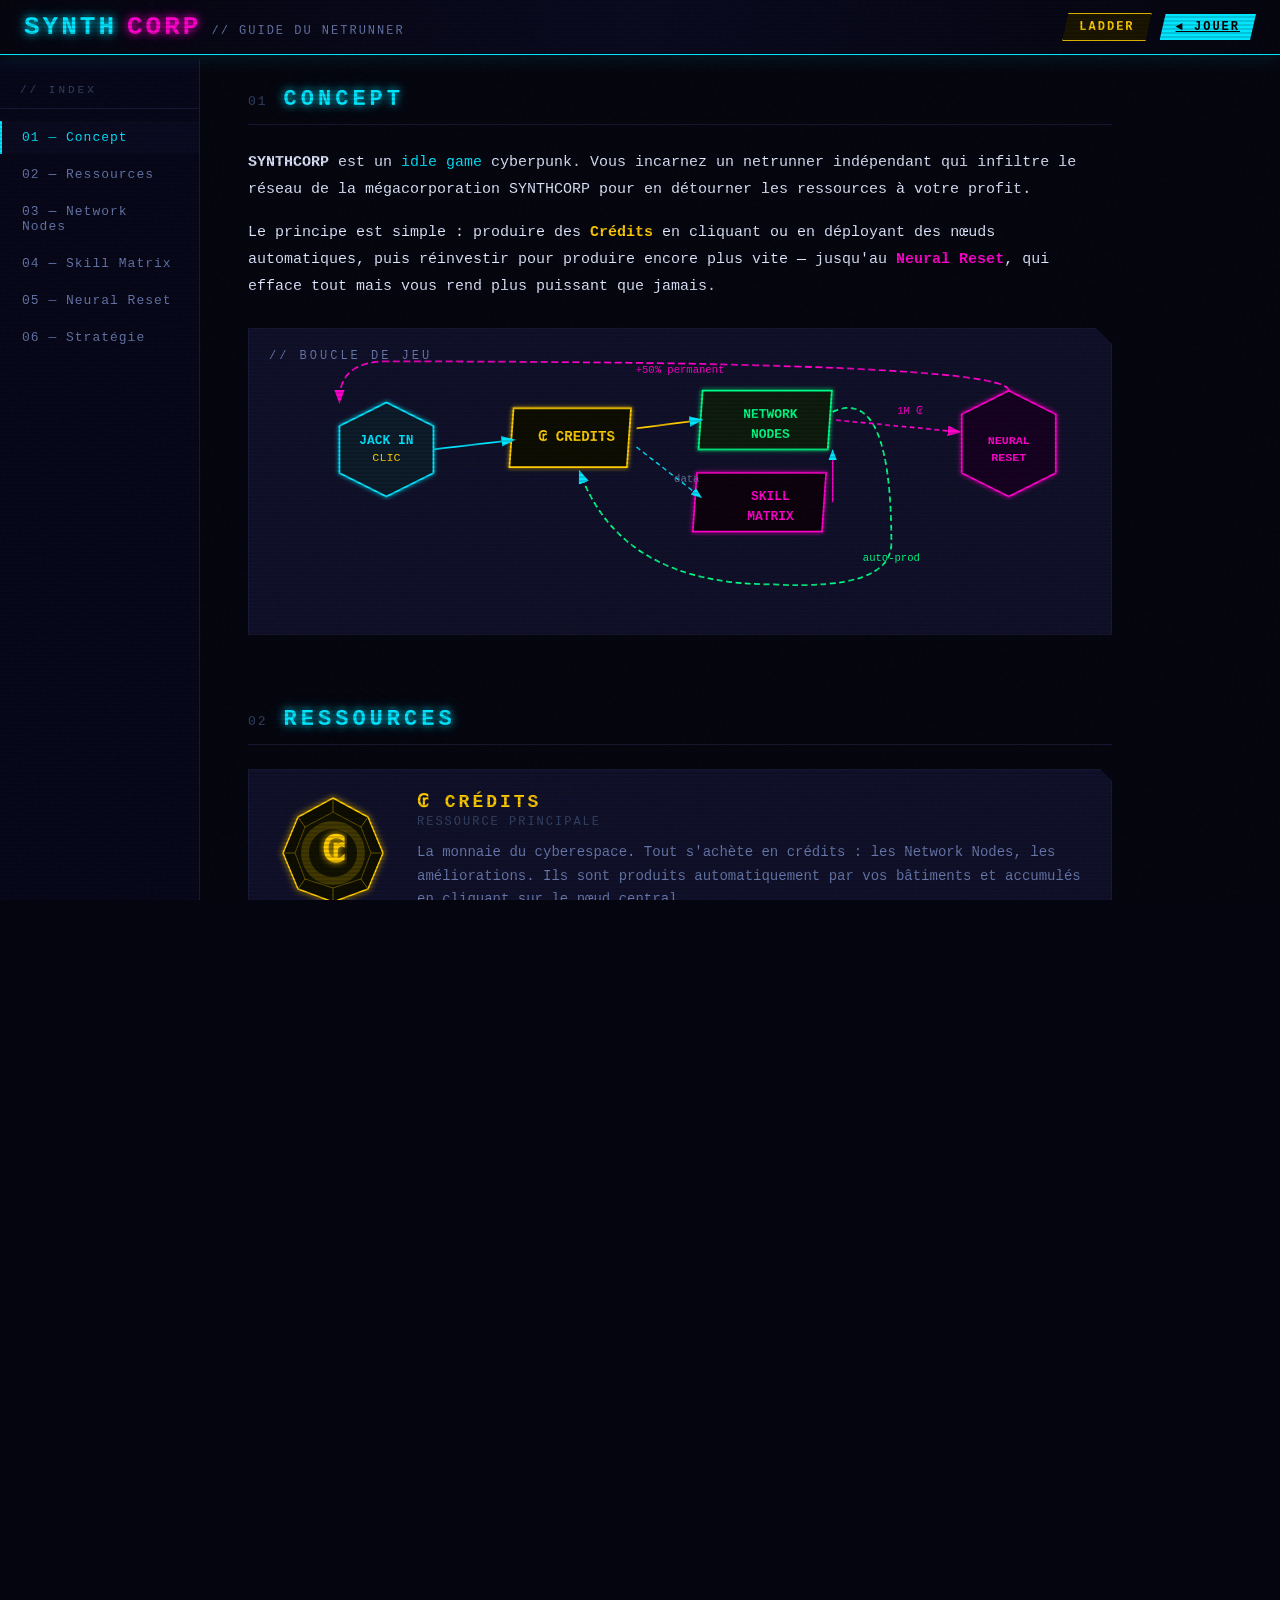
<file: guide.html>
<!DOCTYPE html>
<html lang="fr">
<head>
  <meta charset="UTF-8">
  <meta name="viewport" content="width=device-width, initial-scale=1.0">
  <title>SYNTHCORP // GUIDE</title>
  <link rel="stylesheet" href="style.css">
  <link rel="stylesheet" href="guide.css">
</head>
<body>
  <div class="scanlines"></div>
  <div class="noise"></div>

  <header class="hud-header">
    <div class="logo">
      <span class="logo-synth">SYNTH</span><span class="logo-corp">CORP</span>
      <span class="logo-sub">// GUIDE DU NETRUNNER</span>
    </div>
    <div class="header-right">
      <a class="btn-ladder" href="leaderboard.html">LADDER</a>
      <a class="btn-save" href="index.html">◄ JOUER</a>
    </div>
  </header>

  <div class="guide-layout">

    <!-- NAV LATÉRALE -->
    <nav class="guide-nav">
      <div class="nav-title">// INDEX</div>
      <a href="#concept"   class="nav-link">01 — Concept</a>
      <a href="#resources" class="nav-link">02 — Ressources</a>
      <a href="#buildings" class="nav-link">03 — Network Nodes</a>
      <a href="#skills"    class="nav-link">04 — Skill Matrix</a>
      <a href="#prestige"  class="nav-link">05 — Neural Reset</a>
      <a href="#tips"      class="nav-link">06 — Stratégie</a>
    </nav>

    <!-- CONTENU -->
    <main class="guide-content">

      <!-- ══ 01 CONCEPT ══════════════════════════════ -->
      <section id="concept" class="guide-section">
        <div class="section-header">
          <span class="section-num">01</span>
          <h2 class="section-title">CONCEPT</h2>
        </div>

        <p class="guide-text">
          <strong>SYNTHCORP</strong> est un <em>idle game</em> cyberpunk. Vous incarnez un netrunner
          indépendant qui infiltre le réseau de la mégacorporation SYNTHCORP pour en détourner
          les ressources à votre profit.
        </p>
        <p class="guide-text">
          Le principe est simple : produire des <span class="hl-yellow">Crédits</span> en cliquant
          ou en déployant des nœuds automatiques, puis réinvestir pour produire encore plus vite —
          jusqu'au <span class="hl-magenta">Neural Reset</span>, qui efface tout mais vous rend
          plus puissant que jamais.
        </p>

        <!-- DIAGRAMME BOUCLE DE JEU -->
        <div class="diagram-wrap">
          <div class="diagram-title">// BOUCLE DE JEU</div>
          <svg class="loop-diagram" viewBox="0 0 700 200" xmlns="http://www.w3.org/2000/svg">
            <defs>
              <marker id="arr" markerWidth="8" markerHeight="8" refX="6" refY="3" orient="auto">
                <path d="M0,0 L0,6 L8,3 z" fill="#00e5ff"/>
              </marker>
              <marker id="arr-m" markerWidth="8" markerHeight="8" refX="6" refY="3" orient="auto">
                <path d="M0,0 L0,6 L8,3 z" fill="#ff00cc"/>
              </marker>
              <filter id="glow-c"><feGaussianBlur stdDeviation="2" result="b"/><feMerge><feMergeNode in="b"/><feMergeNode in="SourceGraphic"/></feMerge></filter>
              <filter id="glow-m"><feGaussianBlur stdDeviation="2" result="b"/><feMerge><feMergeNode in="b"/><feMergeNode in="SourceGraphic"/></feMerge></filter>
            </defs>
            <!-- Nodes -->
            <g filter="url(#glow-c)">
              <!-- CLICK -->
              <polygon points="60,40 100,20 140,40 140,80 100,100 60,80" fill="#0a1a2a" stroke="#00e5ff" stroke-width="1.5"/>
              <text x="100" y="55" text-anchor="middle" fill="#00e5ff" font-family="Courier New" font-size="11" font-weight="bold">JACK IN</text>
              <text x="100" y="70" text-anchor="middle" fill="#ffcc00" font-family="Courier New" font-size="10">CLIC</text>

              <!-- CREDITS -->
              <rect x="210" y="25" width="100" height="50" rx="0" fill="#0a1000" stroke="#ffcc00" stroke-width="1.5"
                    transform="skewX(-4)"/>
              <text x="262" y="53" text-anchor="middle" fill="#ffcc00" font-family="Courier New" font-size="12" font-weight="bold">₢ CREDITS</text>

              <!-- BUILDINGS -->
              <rect x="370" y="10" width="110" height="50" rx="0" fill="#0a1a0a" stroke="#00ff88" stroke-width="1.5"
                    transform="skewX(-4)"/>
              <text x="427" y="33" text-anchor="middle" fill="#00ff88" font-family="Courier New" font-size="11" font-weight="bold">NETWORK</text>
              <text x="427" y="50" text-anchor="middle" fill="#00ff88" font-family="Courier New" font-size="11" font-weight="bold">NODES</text>

              <!-- SKILLS -->
              <rect x="370" y="80" width="110" height="50" rx="0" fill="#0a000a" stroke="#ff00cc" stroke-width="1.5"
                    transform="skewX(-4)"/>
              <text x="427" y="103" text-anchor="middle" fill="#ff00cc" font-family="Courier New" font-size="11" font-weight="bold">SKILL</text>
              <text x="427" y="120" text-anchor="middle" fill="#ff00cc" font-family="Courier New" font-size="11" font-weight="bold">MATRIX</text>

              <!-- PRESTIGE -->
              <polygon points="590,30 630,10 670,30 670,80 630,100 590,80" fill="#150520" stroke="#ff00cc" stroke-width="1.5"/>
              <text x="630" y="55" text-anchor="middle" fill="#ff00cc" font-family="Courier New" font-size="10" font-weight="bold">NEURAL</text>
              <text x="630" y="70" text-anchor="middle" fill="#ff00cc" font-family="Courier New" font-size="10" font-weight="bold">RESET</text>
            </g>

            <!-- Flèches -->
            <!-- Click → Credits -->
            <line x1="140" y1="60" x2="207" y2="52" stroke="#00e5ff" stroke-width="1.5" marker-end="url(#arr)"/>
            <!-- Credits → Buildings -->
            <line x1="313" y1="42" x2="367" y2="35" stroke="#ffcc00" stroke-width="1.5" marker-end="url(#arr)"/>
            <!-- Buildings → Credits (loop) -->
            <path d="M480,28 Q530,5 530,140 Q530,180 430,175 Q300,175 265,80" fill="none" stroke="#00ff88" stroke-width="1.5" stroke-dasharray="5,3" marker-end="url(#arr)"/>
            <text x="530" y="155" text-anchor="middle" fill="#00ff88" font-family="Courier New" font-size="9">auto-prod</text>
            <!-- Credits → Skills (data) -->
            <line x1="313" y1="58" x2="367" y2="100" stroke="#00e5ff" stroke-width="1.2" stroke-dasharray="4,3" marker-end="url(#arr)"/>
            <text x="345" y="88" fill="#6677aa" font-family="Courier New" font-size="9">data</text>
            <!-- Skills → Buildings (boost) -->
            <line x1="480" y1="105" x2="480" y2="62" stroke="#ff00cc" stroke-width="1.2" marker-end="url(#arr)"/>
            <!-- Buildings+Credits → Prestige -->
            <line x1="483" y1="35" x2="587" y2="45" stroke="#ff00cc" stroke-width="1.5" stroke-dasharray="4,3" marker-end="url(#arr-m)"/>
            <text x="535" y="30" fill="#ff00cc" font-family="Courier New" font-size="9">1M ₢</text>
            <!-- Prestige → tout (retour en haut) -->
            <path d="M630,10 Q630,-15 100,-15 Q60,-15 60,18" fill="none" stroke="#ff00cc" stroke-width="1.5" stroke-dasharray="6,3" marker-end="url(#arr-m)"/>
            <text x="350" y="-5" text-anchor="middle" fill="#ff00cc" font-family="Courier New" font-size="9">+50% permanent</text>
          </svg>
        </div>
      </section>

      <!-- ══ 02 RESSOURCES ═══════════════════════════ -->
      <section id="resources" class="guide-section">
        <div class="section-header">
          <span class="section-num">02</span>
          <h2 class="section-title">RESSOURCES</h2>
        </div>

        <div class="resource-cards">

          <!-- CREDITS -->
          <div class="res-card">
            <div class="res-illustration credits-illus">
              <svg viewBox="0 0 120 120" xmlns="http://www.w3.org/2000/svg">
                <defs>
                  <filter id="gc"><feGaussianBlur stdDeviation="3" result="b"/><feMerge><feMergeNode in="b"/><feMergeNode in="SourceGraphic"/></feMerge></filter>
                </defs>
                <polygon points="60,8 95,27 110,63 95,99 60,112 25,99 10,63 25,27" fill="#0a0a00" stroke="#ffcc00" stroke-width="1.5" filter="url(#gc)"/>
                <polygon points="60,22 88,37 98,63 88,89 60,98 32,89 22,63 32,37" fill="#111100" stroke="#ffcc0055" stroke-width="1"/>
                <text x="60" y="72" text-anchor="middle" fill="#ffcc00" font-family="Courier New" font-size="36" font-weight="bold" filter="url(#gc)">₢</text>
                <circle cx="60" cy="63" r="28" fill="none" stroke="#ffcc0033" stroke-width="8"/>
                <line x1="60" y1="8" x2="60" y2="22" stroke="#ffcc0066" stroke-width="1"/>
                <line x1="95" y1="27" x2="88" y2="37" stroke="#ffcc0066" stroke-width="1"/>
                <line x1="110" y1="63" x2="98" y2="63" stroke="#ffcc0066" stroke-width="1"/>
                <line x1="95" y1="99" x2="88" y2="89" stroke="#ffcc0066" stroke-width="1"/>
                <line x1="60" y1="112" x2="60" y2="98" stroke="#ffcc0066" stroke-width="1"/>
                <line x1="25" y1="99" x2="32" y2="89" stroke="#ffcc0066" stroke-width="1"/>
                <line x1="10" y1="63" x2="22" y2="63" stroke="#ffcc0066" stroke-width="1"/>
                <line x1="25" y1="27" x2="32" y2="37" stroke="#ffcc0066" stroke-width="1"/>
              </svg>
            </div>
            <div class="res-info">
              <div class="res-name" style="color:var(--yellow)">₢ CRÉDITS</div>
              <div class="res-role">Ressource principale</div>
              <p class="res-desc">
                La monnaie du cyberespace. Tout s'achète en crédits : les Network Nodes,
                les améliorations. Ils sont produits automatiquement par vos bâtiments
                et accumulés en cliquant sur le nœud central.
              </p>
              <div class="res-sources">
                <span class="source-tag">Clic manuel</span>
                <span class="source-tag">Auto-click</span>
                <span class="source-tag">Network Nodes</span>
              </div>
            </div>
          </div>

          <!-- DATA -->
          <div class="res-card">
            <div class="res-illustration data-illus">
              <svg viewBox="0 0 120 120" xmlns="http://www.w3.org/2000/svg">
                <defs>
                  <filter id="gd"><feGaussianBlur stdDeviation="3" result="b"/><feMerge><feMergeNode in="b"/><feMergeNode in="SourceGraphic"/></feMerge></filter>
                </defs>
                <!-- Circuit board pattern -->
                <rect x="10" y="10" width="100" height="100" fill="#00080a" stroke="#00e5ff" stroke-width="1.5" filter="url(#gd)"/>
                <!-- Grid lines -->
                <line x1="10" y1="35" x2="110" y2="35" stroke="#00e5ff22" stroke-width="1"/>
                <line x1="10" y1="60" x2="110" y2="60" stroke="#00e5ff22" stroke-width="1"/>
                <line x1="10" y1="85" x2="110" y2="85" stroke="#00e5ff22" stroke-width="1"/>
                <line x1="35" y1="10" x2="35" y2="110" stroke="#00e5ff22" stroke-width="1"/>
                <line x1="60" y1="10" x2="60" y2="110" stroke="#00e5ff22" stroke-width="1"/>
                <line x1="85" y1="10" x2="85" y2="110" stroke="#00e5ff22" stroke-width="1"/>
                <!-- Circuit traces -->
                <polyline points="20,60 35,60 35,35 60,35" fill="none" stroke="#00e5ff" stroke-width="1.5"/>
                <polyline points="60,35 85,35 85,60 110,60" fill="none" stroke="#00e5ff" stroke-width="1.5"/>
                <polyline points="35,85 60,85 60,60 85,60" fill="none" stroke="#00e5ff66" stroke-width="1.5"/>
                <!-- Nodes on circuit -->
                <circle cx="35" cy="60" r="4" fill="#00e5ff" filter="url(#gd)"/>
                <circle cx="85" cy="60" r="4" fill="#00e5ff" filter="url(#gd)"/>
                <circle cx="60" cy="35" r="4" fill="#00e5ff" filter="url(#gd)"/>
                <circle cx="60" cy="85" r="3" fill="#00e5ff88"/>
                <!-- Central diamond -->
                <polygon points="60,48 72,60 60,72 48,60" fill="#00e5ff" filter="url(#gd)" opacity="0.9"/>
                <polygon points="60,53 67,60 60,67 53,60" fill="#00080a"/>
                <text x="60" y="64" text-anchor="middle" fill="#00e5ff" font-family="Courier New" font-size="10" font-weight="bold">◈</text>
              </svg>
            </div>
            <div class="res-info">
              <div class="res-name" style="color:var(--cyan)">◈ DATA</div>
              <div class="res-role">Ressource de progression</div>
              <p class="res-desc">
                Flux de données brutes capturées sur le réseau. Utilisée exclusivement
                pour débloquer et acquérir des compétences dans la <strong>Skill Matrix</strong>.
                Elle s'accumule automatiquement dès que vous possédez des Data Shards ou supérieurs.
              </p>
              <div class="res-sources">
                <span class="source-tag" style="border-color:var(--cyan);color:var(--cyan)">Data Shard</span>
                <span class="source-tag" style="border-color:var(--cyan);color:var(--cyan)">Crypto Rig</span>
                <span class="source-tag" style="border-color:var(--cyan);color:var(--cyan)">Neural Cluster +</span>
              </div>
            </div>
          </div>

          <!-- ENERGY -->
          <div class="res-card">
            <div class="res-illustration energy-illus">
              <svg viewBox="0 0 120 120" xmlns="http://www.w3.org/2000/svg">
                <defs>
                  <filter id="ge"><feGaussianBlur stdDeviation="4" result="b"/><feMerge><feMergeNode in="b"/><feMergeNode in="SourceGraphic"/></feMerge></filter>
                  <linearGradient id="eg" x1="0" y1="0" x2="0" y2="1">
                    <stop offset="0%" stop-color="#00ff88" stop-opacity="0.9"/>
                    <stop offset="100%" stop-color="#00ff88" stop-opacity="0.2"/>
                  </linearGradient>
                </defs>
                <!-- Outer ring -->
                <circle cx="60" cy="60" r="50" fill="#000a05" stroke="#00ff88" stroke-width="1.5" filter="url(#ge)"/>
                <circle cx="60" cy="60" r="42" fill="none" stroke="#00ff8833" stroke-width="8"/>
                <!-- Progress arc (75%) -->
                <circle cx="60" cy="60" r="42" fill="none" stroke="#00ff88" stroke-width="4"
                        stroke-dasharray="197 66" stroke-dashoffset="33" stroke-linecap="round" filter="url(#ge)"/>
                <!-- Inner circle -->
                <circle cx="60" cy="60" r="28" fill="#00150a" stroke="#00ff8855" stroke-width="1"/>
                <!-- Lightning bolt -->
                <polygon points="67,20 50,65 63,65 53,100 80,52 65,52" fill="url(#eg)" filter="url(#ge)"/>
                <!-- Tick marks -->
                <line x1="60" y1="10" x2="60" y2="18" stroke="#00ff88" stroke-width="2"/>
                <line x1="110" y1="60" x2="102" y2="60" stroke="#00ff88" stroke-width="2"/>
                <line x1="10" y1="60" x2="18" y2="60" stroke="#00ff88" stroke-width="2"/>
              </svg>
            </div>
            <div class="res-info">
              <div class="res-name" style="color:var(--green)">⚡ ÉNERGIE</div>
              <div class="res-role">Ressource de puissance</div>
              <p class="res-desc">
                L'électricité détournée des grilles corporatives alimente votre infrastructure.
                L'énergie est produite par les Power Cells et nœuds avancés. Elle représente
                votre emprise sur le réseau physique — un indicateur de votre progression.
              </p>
              <div class="res-sources">
                <span class="source-tag" style="border-color:var(--green);color:var(--green)">Power Cell</span>
                <span class="source-tag" style="border-color:var(--green);color:var(--green)">Crypto Rig +</span>
                <span class="source-tag" style="border-color:var(--green);color:var(--green)">Skill TECH</span>
              </div>
            </div>
          </div>

          <!-- SYNAPTIC CORES -->
          <div class="res-card">
            <div class="res-illustration synapse-illus">
              <svg viewBox="0 0 120 120" xmlns="http://www.w3.org/2000/svg">
                <defs>
                  <filter id="gm"><feGaussianBlur stdDeviation="4" result="b"/><feMerge><feMergeNode in="b"/><feMergeNode in="SourceGraphic"/></feMerge></filter>
                  <radialGradient id="mg" cx="50%" cy="50%">
                    <stop offset="0%" stop-color="#ff00cc" stop-opacity="0.4"/>
                    <stop offset="100%" stop-color="#ff00cc" stop-opacity="0"/>
                  </radialGradient>
                </defs>
                <!-- Aura -->
                <circle cx="60" cy="60" r="52" fill="url(#mg)"/>
                <!-- Outer geometric ring -->
                <polygon points="60,5 108,32.5 108,87.5 60,115 12,87.5 12,32.5" fill="none" stroke="#ff00cc" stroke-width="1.5" filter="url(#gm)"/>
                <polygon points="60,16 97,37 97,83 60,104 23,83 23,37" fill="#100010" stroke="#ff00cc55" stroke-width="1"/>
                <!-- Inner star -->
                <polygon points="60,28 67,52 92,52 72,67 79,91 60,76 41,91 48,67 28,52 53,52" fill="#ff00cc" filter="url(#gm)" opacity="0.85"/>
                <polygon points="60,38 64,51 78,51 67,59 71,72 60,64 49,72 53,59 42,51 56,51" fill="#100010"/>
                <!-- Central dot -->
                <circle cx="60" cy="60" r="6" fill="#ff00cc" filter="url(#gm)"/>
                <!-- Orbiting dots -->
                <circle cx="60" cy="22" r="3" fill="#ff00cc88"/>
                <circle cx="93" cy="80" r="3" fill="#ff00cc88"/>
                <circle cx="27" cy="80" r="3" fill="#ff00cc88"/>
              </svg>
            </div>
            <div class="res-info">
              <div class="res-name" style="color:var(--magenta)">◉ SYNAPTIC CORES</div>
              <div class="res-role">Ressource de prestige — PERMANENTE</div>
              <p class="res-desc">
                Des noyaux synaptiques gravés dans votre implant neural lors d'un
                <strong>Neural Reset</strong>. Contrairement aux autres ressources,
                ils ne disparaissent jamais — même après un prestige.
                Chaque Core octroie <strong style="color:var(--magenta)">+50% de production</strong>
                sur toutes les ressources, de façon permanente et cumulative.
              </p>
              <div class="res-sources">
                <span class="source-tag" style="border-color:var(--magenta);color:var(--magenta)">Neural Reset uniquement</span>
              </div>
            </div>
          </div>

        </div>
      </section>

      <!-- ══ 03 NETWORK NODES ════════════════════════ -->
      <section id="buildings" class="guide-section">
        <div class="section-header">
          <span class="section-num">03</span>
          <h2 class="section-title">NETWORK NODES</h2>
        </div>

        <p class="guide-text">
          Les Network Nodes sont des unités de production automatique que vous achetez avec des
          <span class="hl-yellow">Crédits</span>. Chaque exemplaire supplémentaire coûte
          <strong>15% de plus</strong> que le précédent — achetez-en beaucoup tôt.
        </p>

        <div class="buildings-visual">
          <!-- Tier timeline -->
          <div class="tier-timeline">
            <div class="tier-node t1">
              <div class="tier-icon" style="color:#00e5ff">⬡</div>
              <div class="tier-name">Ghost Node</div>
              <div class="tier-cost">10 ₢</div>
              <div class="tier-prod" style="color:#ffcc00">+₢</div>
            </div>
            <div class="tier-arrow">▶</div>
            <div class="tier-node t2">
              <div class="tier-icon" style="color:#00ff88">◈</div>
              <div class="tier-name">Data Shard</div>
              <div class="tier-cost">100 ₢</div>
              <div class="tier-prod" style="color:#ffcc00">+₢ <span style="color:#00e5ff">+GB</span></div>
            </div>
            <div class="tier-arrow">▶</div>
            <div class="tier-node t3">
              <div class="tier-icon" style="color:#ffcc00">⚡</div>
              <div class="tier-name">Power Cell</div>
              <div class="tier-cost">500 ₢</div>
              <div class="tier-prod" style="color:#ffcc00">+₢ <span style="color:#00e5ff">+GB</span> <span style="color:#00ff88">+⚡</span></div>
            </div>
            <div class="tier-arrow">▶</div>
            <div class="tier-node t4">
              <div class="tier-icon" style="color:#ff6600">⬡</div>
              <div class="tier-name">Crypto Rig</div>
              <div class="tier-cost">3K ₢</div>
              <div class="tier-prod" style="color:#ffcc00">+₢₢ <span style="color:#00e5ff">+GB</span></div>
            </div>
            <div class="tier-arrow">▶</div>
            <div class="tier-node t5">
              <div class="tier-icon" style="color:#aa44ff">◉</div>
              <div class="tier-name">Neural Cluster</div>
              <div class="tier-cost">20K ₢</div>
              <div class="tier-prod" style="color:#ffcc00">+₢₢₢ <span style="color:#00e5ff">++GB</span></div>
            </div>
            <div class="tier-arrow">▶</div>
            <div class="tier-node t6">
              <div class="tier-icon" style="color:#ff00cc">▣</div>
              <div class="tier-name">Corp Server</div>
              <div class="tier-cost">150K ₢</div>
              <div class="tier-prod" style="color:#ffcc00">+₢₢₢₢ <span style="color:#00e5ff">+++GB</span></div>
            </div>
            <div class="tier-arrow">▶</div>
            <div class="tier-node t7">
              <div class="tier-icon" style="color:#ff0044">★</div>
              <div class="tier-name">Quantum Nexus</div>
              <div class="tier-cost">1.2M ₢</div>
              <div class="tier-prod" style="color:#ffcc00">MAX</div>
            </div>
          </div>

          <div class="building-tip">
            <span class="tip-icon">◈</span>
            Les nœuds se <strong>débloquent progressivement</strong> selon vos crédits totaux gagnés.
            Le coût augmente de <strong>×1.15</strong> par achat — acheter en masse tôt est toujours rentable.
          </div>
        </div>
      </section>

      <!-- ══ 04 SKILL MATRIX ════════════════════════ -->
      <section id="skills" class="guide-section">
        <div class="section-header">
          <span class="section-num">04</span>
          <h2 class="section-title">SKILL MATRIX</h2>
        </div>

        <p class="guide-text">
          La Skill Matrix est votre arbre de compétences. Chaque compétence se débloque
          avec de la <span class="hl-cyan">Data</span> et amplifie votre production.
          Les compétences sont organisées en <strong>4 branches</strong>, chacune dédiée à un aspect du jeu.
          Elles doivent être débloquées <em>dans l'ordre</em> au sein d'une branche.
        </p>

        <!-- SKILL TREE VISUEL -->
        <div class="skill-tree-visual">

          <div class="branch-card" style="--bc: #00e5ff">
            <div class="branch-header" style="color:#00e5ff; border-color:#00e5ff44">
              <svg width="28" height="28" viewBox="0 0 28 28"><polygon points="14,2 26,8 26,20 14,26 2,20 2,8" fill="#001a2a" stroke="#00e5ff" stroke-width="1.5"/><text x="14" y="19" text-anchor="middle" fill="#00e5ff" font-family="Courier New" font-size="13" font-weight="bold">H</text></svg>
              HACKING
            </div>
            <div class="branch-desc">Amplifie la production de <span style="color:var(--yellow)">Crédits</span></div>
            <div class="skill-chain">
              <div class="skill-pill">⌥ Exploit 0day<br><small>+25% ₢ · 10 GB</small></div>
              <div class="chain-arrow">▼</div>
              <div class="skill-pill">⊛ Neural Tap<br><small>+50% ₢ · 60 GB</small></div>
              <div class="chain-arrow">▼</div>
              <div class="skill-pill">◈ Dark Net<br><small>×2 ₢ · 300 GB</small></div>
              <div class="chain-arrow">▼</div>
              <div class="skill-pill highlight-pill" style="border-color:#00e5ff88">⚔ Corp Breach<br><small>×4 ₢ · 1500 GB</small></div>
            </div>
          </div>

          <div class="branch-card" style="--bc: #00ff88">
            <div class="branch-header" style="color:#00ff88; border-color:#00ff8844">
              <svg width="28" height="28" viewBox="0 0 28 28"><polygon points="14,2 26,8 26,20 14,26 2,20 2,8" fill="#001a0a" stroke="#00ff88" stroke-width="1.5"/><text x="14" y="19" text-anchor="middle" fill="#00ff88" font-family="Courier New" font-size="13" font-weight="bold">T</text></svg>
              TECH
            </div>
            <div class="branch-desc">Amplifie <span style="color:var(--cyan)">Data</span> et <span style="color:var(--green)">Énergie</span></div>
            <div class="skill-chain">
              <div class="skill-pill" style="border-color:#00ff8844">⚙ Overclock<br><small>+50% GB · 20 GB</small></div>
              <div class="chain-arrow" style="color:#00ff88">▼</div>
              <div class="skill-pill" style="border-color:#00ff8444">❄ Heat Sink<br><small>+50% ⚡ · 100 GB</small></div>
              <div class="chain-arrow" style="color:#00ff88">▼</div>
              <div class="skill-pill" style="border-color:#00ff8444">∞ Quantum Loop<br><small>×2 GB+⚡ · 600 GB</small></div>
              <div class="chain-arrow" style="color:#00ff88">▼</div>
              <div class="skill-pill highlight-pill" style="border-color:#00ff8888">◉ Singularity<br><small>×2 TOUT · 3000 GB</small></div>
            </div>
          </div>

          <div class="branch-card" style="--bc: #ff00cc">
            <div class="branch-header" style="color:#ff00cc; border-color:#ff00cc44">
              <svg width="28" height="28" viewBox="0 0 28 28"><polygon points="14,2 26,8 26,20 14,26 2,20 2,8" fill="#1a0015" stroke="#ff00cc" stroke-width="1.5"/><text x="14" y="19" text-anchor="middle" fill="#ff00cc" font-family="Courier New" font-size="13" font-weight="bold">A</text></svg>
              AUGMENT
            </div>
            <div class="branch-desc">Amplifie les <span style="color:var(--yellow)">clics</span> et toute la production</div>
            <div class="skill-chain">
              <div class="skill-pill" style="border-color:#ff00cc44">✦ Chrome Hands<br><small>×3 clic · 30 GB</small></div>
              <div class="chain-arrow" style="color:#ff00cc">▼</div>
              <div class="skill-pill" style="border-color:#ff00cc44">⚡ Reflex Boost<br><small>+50% tout · 200 GB</small></div>
              <div class="chain-arrow" style="color:#ff00cc">▼</div>
              <div class="skill-pill" style="border-color:#ff00cc44">⬡ Bio-Matrix<br><small>×2 tout · 1000 GB</small></div>
              <div class="chain-arrow" style="color:#ff00cc">▼</div>
              <div class="skill-pill highlight-pill" style="border-color:#ff00cc88">★ Transcendence<br><small>×5 tout · 5000 GB</small></div>
            </div>
          </div>

          <div class="branch-card" style="--bc: #ff6600">
            <div class="branch-header" style="color:#ff6600; border-color:#ff660044">
              <svg width="28" height="28" viewBox="0 0 28 28"><polygon points="14,2 26,8 26,20 14,26 2,20 2,8" fill="#1a0a00" stroke="#ff6600" stroke-width="1.5"/><text x="14" y="19" text-anchor="middle" fill="#ff6600" font-family="Courier New" font-size="11" font-weight="bold">AU</text></svg>
              AUTOMATION
            </div>
            <div class="branch-desc">Active et améliore l'<span style="color:var(--orange)">auto-click</span></div>
            <div class="skill-chain">
              <div class="skill-pill" style="border-color:#ff660044">⟳ Auto-Script<br><small>0.5 click/s · 50 GB</small></div>
              <div class="chain-arrow" style="color:#ff6600">▼</div>
              <div class="skill-pill" style="border-color:#ff660044">⤿ Ghost Routine<br><small>+2 click/s · 300 GB</small></div>
              <div class="chain-arrow" style="color:#ff6600">▼</div>
              <div class="skill-pill" style="border-color:#ff660044">⟲ Daemon Core<br><small>+8 click/s · 1500 GB</small></div>
              <div class="chain-arrow" style="color:#ff6600">▼</div>
              <div class="skill-pill highlight-pill" style="border-color:#ff660088">◎ Neural Reflex<br><small>+30 click/s · 6000 GB</small></div>
            </div>
          </div>

        </div>

        <div class="building-tip">
          <span class="tip-icon">⚙</span>
          Les multiplicateurs des branches s'<strong>additionnent</strong> entre eux.
          Débloquer Singularity (×2 tout) + Transcendence (×5 tout) donne ×7 à toute la production.
          Les auto-clicks sont également boostés par les skills AUGMENT (Chrome Hands, etc.).
        </div>
      </section>

      <!-- ══ 05 NEURAL RESET ════════════════════════ -->
      <section id="prestige" class="guide-section">
        <div class="section-header">
          <span class="section-num">05</span>
          <h2 class="section-title">NEURAL RESET</h2>
        </div>

        <p class="guide-text">
          Le <span class="hl-magenta">Neural Reset</span> est le mécanisme de prestige du jeu.
          Il devient disponible dès que vous avez produit <strong>1 000 000 ₢</strong> au total.
        </p>

        <!-- PRESTIGE CYCLE SVG -->
        <div class="diagram-wrap">
          <div class="diagram-title">// CYCLE DE PRESTIGE</div>
          <svg class="prestige-diagram" viewBox="0 0 600 240" xmlns="http://www.w3.org/2000/svg">
            <defs>
              <filter id="gp"><feGaussianBlur stdDeviation="3" result="b"/><feMerge><feMergeNode in="b"/><feMergeNode in="SourceGraphic"/></feMerge></filter>
              <marker id="arrp" markerWidth="8" markerHeight="8" refX="6" refY="3" orient="auto">
                <path d="M0,0 L0,6 L8,3 z" fill="#ff00cc"/>
              </marker>
            </defs>

            <!-- Phase 1 : Production -->
            <rect x="20" y="80" width="130" height="80" fill="#0a0a00" stroke="#ffcc00" stroke-width="1.5" filter="url(#gp)"/>
            <text x="85" y="108" text-anchor="middle" fill="#ffcc00" font-family="Courier New" font-size="12" font-weight="bold">PRODUCTION</text>
            <text x="85" y="126" text-anchor="middle" fill="#6677aa" font-family="Courier New" font-size="10">Accumulez</text>
            <text x="85" y="142" text-anchor="middle" fill="#ffcc00" font-family="Courier New" font-size="11">1 000 000 ₢</text>

            <!-- Flèche → Reset -->
            <line x1="150" y1="120" x2="210" y2="120" stroke="#ff00cc" stroke-width="2" marker-end="url(#arrp)"/>
            <text x="180" y="112" text-anchor="middle" fill="#ff00cc" font-family="Courier New" font-size="9">RESET</text>

            <!-- Phase 2 : Calcul gain -->
            <rect x="215" y="60" width="170" height="120" fill="#150520" stroke="#ff00cc" stroke-width="2" filter="url(#gp)"/>
            <text x="300" y="90" text-anchor="middle" fill="#ff00cc" font-family="Courier New" font-size="12" font-weight="bold">NEURAL RESET</text>
            <line x1="230" y1="98" x2="370" y2="98" stroke="#ff00cc33" stroke-width="1"/>
            <text x="300" y="116" text-anchor="middle" fill="#6677aa" font-family="Courier New" font-size="10">Gain =</text>
            <text x="300" y="132" text-anchor="middle" fill="#e0e8ff" font-family="Courier New" font-size="11">√(totalCredits / 1M)</text>
            <text x="300" y="152" text-anchor="middle" fill="#ff00cc" font-family="Courier New" font-size="10">Cores gagnés</text>
            <text x="300" y="168" text-anchor="middle" fill="#6677aa" font-family="Courier New" font-size="9">ex: 4M ₢ → 2 Cores</text>

            <!-- Flèche → Nouveau départ -->
            <line x1="388" y1="120" x2="448" y2="120" stroke="#ff00cc" stroke-width="2" marker-end="url(#arrp)"/>

            <!-- Phase 3 : Nouveau départ -->
            <rect x="453" y="80" width="130" height="80" fill="#050005" stroke="#ff00cc" stroke-width="1.5" filter="url(#gp)"/>
            <text x="518" y="106" text-anchor="middle" fill="#ff00cc" font-family="Courier New" font-size="11" font-weight="bold">NOUVEAU</text>
            <text x="518" y="122" text-anchor="middle" fill="#ff00cc" font-family="Courier New" font-size="11" font-weight="bold">DÉPART</text>
            <text x="518" y="142" text-anchor="middle" fill="#6677aa" font-family="Courier New" font-size="10">+50%/Core</text>
            <text x="518" y="156" text-anchor="middle" fill="#6677aa" font-family="Courier New" font-size="10">permanent</text>

            <!-- Ce qui est PERDU -->
            <rect x="215" y="200" width="170" height="32" fill="#1a0000" stroke="#ff000055" stroke-width="1"/>
            <text x="300" y="220" text-anchor="middle" fill="#ff4444" font-family="Courier New" font-size="10">✗ Crédits · Data · Énergie · Bâtiments · Skills</text>
            <line x1="300" y1="180" x2="300" y2="200" stroke="#ff000055" stroke-width="1" stroke-dasharray="3,2"/>

            <!-- Ce qui est GARDÉ -->
            <rect x="453" y="170" width="130" height="32" fill="#001500" stroke="#00ff8855" stroke-width="1"/>
            <text x="518" y="186" text-anchor="middle" fill="#00ff88" font-family="Courier New" font-size="9">✓ Synaptic Cores</text>
            <text x="518" y="198" text-anchor="middle" fill="#00ff88" font-family="Courier New" font-size="9">✓ Historique total</text>
            <line x1="518" y1="160" x2="518" y2="170" stroke="#00ff8855" stroke-width="1" stroke-dasharray="3,2"/>
          </svg>
        </div>

        <div class="prestige-formula">
          <div class="formula-title">Calcul du gain de Cores</div>
          <div class="formula-body">
            <span class="formula-part magenta">Cores gagnés</span>
            <span class="formula-eq"> = </span>
            <span class="formula-part">⌊ √( </span>
            <span class="formula-part yellow">crédits totaux</span>
            <span class="formula-part"> / 1 000 000 ) ⌋</span>
          </div>
          <div class="formula-examples">
            <span>1M ₢ → 1 Core</span>
            <span>4M ₢ → 2 Cores</span>
            <span>9M ₢ → 3 Cores</span>
            <span>25M ₢ → 5 Cores</span>
            <span>100M ₢ → 10 Cores</span>
          </div>
        </div>

        <div class="building-tip" style="border-color:var(--magenta)44; background:#100518">
          <span class="tip-icon" style="color:var(--magenta)">◉</span>
          Attendez d'avoir <strong>au moins 4M ₢</strong> avant votre premier prestige pour gagner
          2 Cores d'un coup (+100% production). Plus vous attendez, plus le gain est rentable —
          mais la progression ralentit naturellement, ce qui signale le bon moment.
        </div>
      </section>

      <!-- ══ 06 STRATÉGIE ══════════════════════════ -->
      <section id="tips" class="guide-section">
        <div class="section-header">
          <span class="section-num">06</span>
          <h2 class="section-title">STRATÉGIE</h2>
        </div>

        <div class="tips-grid">
          <div class="tip-card">
            <div class="tip-num">01</div>
            <div class="tip-content">
              <div class="tip-title">Cliquez au début</div>
              <p>Sans bâtiments, le clic est votre seule source de revenus. Spammez le nœud central
              pour acheter vos premiers <strong>Ghost Nodes</strong> rapidement.</p>
            </div>
          </div>
          <div class="tip-card">
            <div class="tip-num">02</div>
            <div class="tip-content">
              <div class="tip-title">Data Shards en priorité</div>
              <p>Les Data Shards génèrent de la <span class="hl-cyan">Data</span>. Sans Data, vous
              ne pouvez pas débloquer de skills. Achetez-en dès que possible pour débloquer
              <strong>Auto-Script</strong> (50 GB).</p>
            </div>
          </div>
          <div class="tip-card">
            <div class="tip-num">03</div>
            <div class="tip-content">
              <div class="tip-title">Auto-click = liberté</div>
              <p>La branche <span class="hl-orange">AUTOMATION</span> permet de jouer sans cliquer.
              Débloquez-la dès 50 GB. Le clic manuel reste utile pour des boosts ponctuels car
              il profite aussi des skills AUGMENT.</p>
            </div>
          </div>
          <div class="tip-card">
            <div class="tip-num">04</div>
            <div class="tip-content">
              <div class="tip-title">Skills en cascade</div>
              <p>Les multiplicateurs s'additionnent. Priorité : <strong>Chrome Hands</strong> (×3 clic)
              → <strong>Auto-Script</strong> (auto) → <strong>Overclock</strong> (+Data)
              → rest of AUGMENT pour booster toute la production.</p>
            </div>
          </div>
          <div class="tip-card">
            <div class="tip-num">05</div>
            <div class="tip-content">
              <div class="tip-title">Quand prestiger ?</div>
              <p>Attendez au minimum <strong>4M ₢</strong> pour votre premier Neural Reset (2 Cores).
              Chaque prestige suivant sera plus rapide grâce au bonus permanent.
              Visez toujours un carré parfait : 4M, 9M, 16M, 25M...</p>
            </div>
          </div>
          <div class="tip-card">
            <div class="tip-num">06</div>
            <div class="tip-content">
              <div class="tip-title">Progression offline</div>
              <p>Le jeu continue de tourner quand vous fermez l'onglet — à
              <strong>50% du taux normal</strong>, pendant 4 heures max.
              Revenez régulièrement pour réinvestir et débloquer les nœuds suivants.</p>
            </div>
          </div>
        </div>
      </section>

    </main>
  </div>

  <script>
    // Smooth scroll + active nav link
    document.querySelectorAll('.nav-link').forEach(link => {
      link.addEventListener('click', e => {
        e.preventDefault();
        const target = document.querySelector(link.getAttribute('href'));
        if (target) target.scrollIntoView({ behavior: 'smooth', block: 'start' });
      });
    });

    const sections = document.querySelectorAll('.guide-section');
    const navLinks = document.querySelectorAll('.nav-link');
    const observer = new IntersectionObserver(entries => {
      entries.forEach(entry => {
        if (entry.isIntersecting) {
          navLinks.forEach(l => l.classList.remove('active'));
          const active = document.querySelector(`.nav-link[href="#${entry.target.id}"]`);
          if (active) active.classList.add('active');
        }
      });
    }, { threshold: 0.3 });
    sections.forEach(s => observer.observe(s));
  </script>
</body>
</html>
</file>
<file: style.css>
/* =============================================
   SYNTHCORP — Cyberpunk Low-Poly Theme
   ============================================= */

:root {
  --bg-dark:     #05050f;
  --bg-panel:    #0a0a1a;
  --bg-panel2:   #0d0d20;
  --bg-card:     #10102a;
  --border:      #1a1a3a;
  --border-glow: #00ffff33;

  --cyan:    #00e5ff;
  --magenta: #ff00cc;
  --green:   #00ff88;
  --yellow:  #ffcc00;
  --orange:  #ff6600;
  --purple:  #8844ff;

  --text-primary:   #e0e8ff;
  --text-secondary: #6677aa;
  --text-dim:       #334466;

  --font-main: 'Courier New', monospace;
  --glow-cyan:    0 0 8px #00e5ff, 0 0 20px #00e5ff44;
  --glow-magenta: 0 0 8px #ff00cc, 0 0 20px #ff00cc44;
  --glow-green:   0 0 8px #00ff88, 0 0 20px #00ff8844;
  --glow-yellow:  0 0 8px #ffcc00, 0 0 20px #ffcc0044;
}

* { box-sizing: border-box; margin: 0; padding: 0; }

html, body {
  width: 100%; height: 100%; min-height: 100vh;
  background: var(--bg-dark);
  color: var(--text-primary);
  font-family: var(--font-main);
  font-size: 15px;
  overflow-x: hidden;
  user-select: none;
}

/* SCANLINES OVERLAY */
.scanlines {
  position: fixed; inset: 0;
  background: repeating-linear-gradient(
    0deg,
    transparent,
    transparent 2px,
    rgba(0,0,0,0.15) 2px,
    rgba(0,0,0,0.15) 4px
  );
  pointer-events: none; z-index: 1000;
}

.noise {
  position: fixed; inset: 0;
  background-image: url("data:image/svg+xml,%3Csvg viewBox='0 0 256 256' xmlns='http://www.w3.org/2000/svg'%3E%3Cfilter id='noise'%3E%3CfeTurbulence type='fractalNoise' baseFrequency='0.9' numOctaves='4' stitchTiles='stitch'/%3E%3C/filter%3E%3Crect width='100%25' height='100%25' filter='url(%23noise)' opacity='0.03'/%3E%3C/svg%3E");
  opacity: 0.4; pointer-events: none; z-index: 999;
}

/* HEADER */
.hud-header {
  display: flex; align-items: center; justify-content: space-between;
  padding: 12px 24px;
  background: linear-gradient(90deg, #050510, #0a0a20, #050510);
  border-bottom: 1px solid var(--cyan);
  box-shadow: 0 2px 20px #00e5ff22;
  position: sticky; top: 0; z-index: 100;
}

.logo { display: flex; align-items: baseline; gap: 10px; }
.logo-synth { font-size: 26px; font-weight: bold; color: var(--cyan); text-shadow: var(--glow-cyan); letter-spacing: 3px; }
.logo-corp  { font-size: 26px; font-weight: bold; color: var(--magenta); text-shadow: var(--glow-magenta); letter-spacing: 3px; }
.logo-sub   { font-size: 12px; color: var(--text-secondary); letter-spacing: 2px; }

.header-right { display: flex; gap: 8px; align-items: center; }

.header-player-name {
  font-size: 13px; color: var(--cyan); letter-spacing: 2px;
  padding: 6px 12px; border: 1px solid #1a2a3a;
  clip-path: polygon(6px 0%, 100% 0%, calc(100% - 6px) 100%, 0% 100%);
  background: #0a1a2a;
}

.btn-guide {
  padding: 6px 16px; border: 1px solid var(--cyan); cursor: pointer;
  font-family: var(--font-main); font-size: 12px; letter-spacing: 2px;
  font-weight: bold; text-decoration: none; display: inline-block;
  clip-path: polygon(6px 0%, 100% 0%, calc(100% - 6px) 100%, 0% 100%);
  transition: all 0.2s; background: #001a1a; color: var(--cyan);
}
.btn-guide:hover { background: var(--cyan); color: #000; box-shadow: var(--glow-cyan); }

.btn-ladder {
  padding: 6px 16px; border: 1px solid var(--yellow); cursor: pointer;
  font-family: var(--font-main); font-size: 12px; letter-spacing: 2px;
  font-weight: bold; text-decoration: none; display: inline-block;
  clip-path: polygon(6px 0%, 100% 0%, calc(100% - 6px) 100%, 0% 100%);
  transition: all 0.2s; background: #1a1500; color: var(--yellow);
}
.btn-ladder:hover { background: var(--yellow); color: #000; box-shadow: var(--glow-yellow); }

.btn-save, .btn-reset-hard {
  padding: 6px 16px; border: none; cursor: pointer;
  font-family: var(--font-main); font-size: 12px; letter-spacing: 2px;
  font-weight: bold; clip-path: polygon(6px 0%, 100% 0%, calc(100% - 6px) 100%, 0% 100%);
  transition: all 0.2s;
}
.btn-save { background: var(--cyan); color: #000; }
.btn-save:hover { background: #fff; box-shadow: var(--glow-cyan); }
.btn-reset-hard { background: #330011; color: var(--magenta); border: 1px solid var(--magenta); }
.btn-reset-hard:hover { background: var(--magenta); color: #000; }

/* RESOURCES BAR */
.tournament-banner {
  text-align: center; padding: 6px 16px;
  background: #1a0a00; border-bottom: 1px solid #ff6600;
  color: #ff6600; font-size: 13px; letter-spacing: 2px;
  text-shadow: 0 0 8px #ff660088;
}
.tournament-banner-icon { margin-right: 8px; }
.tournament-countdown { color: #ffcc00; font-weight: bold; margin-left: 8px; text-shadow: 0 0 8px #ffcc0088; }

.resources-bar {
  display: flex; gap: 3px; padding: 8px 10px;
  background: #08081a;
  border-bottom: 1px solid var(--border);
}

.resource-chip {
  display: flex; align-items: center; gap: 12px;
  flex: 1; padding: 10px 16px;
  background: var(--bg-card);
  border: 1px solid var(--border);
  clip-path: polygon(8px 0%, 100% 0%, calc(100% - 8px) 100%, 0% 100%);
  transition: border-color 0.3s;
}
.resource-chip:hover { border-color: var(--cyan); }

.resource-icon {
  font-size: 24px; width: 32px; text-align: center;
  filter: drop-shadow(0 0 4px currentColor);
}
.credits-icon { color: var(--yellow); }
.data-icon    { color: var(--cyan); }
.energy-icon  { color: var(--green); }
.synapse-icon { color: var(--magenta); }

.prestige-chip { border-color: #441133; }
.prestige-chip:hover { border-color: var(--magenta); }

.resource-info { display: flex; flex-direction: column; gap: 2px; }
.resource-label { font-size: 11px; letter-spacing: 2px; color: var(--text-secondary); }
.resource-value { font-size: 20px; font-weight: bold; color: var(--text-primary); line-height: 1; }
.resource-rate  { font-size: 12px; color: var(--green); }

/* MAIN LAYOUT */
.main-layout {
  display: grid;
  grid-template-columns: 340px 1fr 320px;
  gap: 8px;
  padding: 8px;
  min-height: calc(100vh - 120px);
}

/* PANELS */
.panel {
  background: var(--bg-panel);
  border: 1px solid var(--border);
  border-radius: 2px;
  display: flex; flex-direction: column;
  overflow: hidden;
}

.panel-header {
  padding: 14px 18px;
  background: linear-gradient(90deg, #0d0d25, #0a0a1a);
  border-bottom: 1px solid var(--border);
}
.panel-title { font-size: 15px; font-weight: bold; letter-spacing: 3px; color: var(--cyan); text-shadow: var(--glow-cyan); }
.panel-subtitle { font-size: 12px; color: var(--text-secondary); margin-top: 4px; letter-spacing: 1px; }
.panel-icon { color: var(--cyan); margin-right: 6px; }

/* BUILDINGS */
.buildings-list { padding: 8px; display: flex; flex-direction: column; gap: 6px; overflow-y: auto; flex: 1; }

.building-card {
  position: relative;
  background: var(--bg-card);
  border: 1px solid var(--border);
  padding: 12px 14px;
  cursor: pointer;
  transition: all 0.15s;
  clip-path: polygon(0 0, calc(100% - 10px) 0, 100% 10px, 100% 100%, 10px 100%, 0 calc(100% - 10px));
}
.building-card:hover:not(.locked) {
  border-color: var(--cyan);
  background: #141430;
  transform: translateX(2px);
}
.building-card.locked { opacity: 0.4; cursor: default; }
.building-card.locked:hover { transform: none; border-color: var(--border); }
.building-card.affordable { border-color: #00ff8855; }
.building-card.affordable:hover { border-color: var(--green); box-shadow: 0 0 10px #00ff8822; }

.building-top { display: flex; justify-content: space-between; align-items: center; margin-bottom: 6px; }
.building-name { font-size: 14px; font-weight: bold; letter-spacing: 1px; color: var(--text-primary); }
.building-count {
  font-size: 22px; font-weight: bold; color: var(--cyan);
  text-shadow: var(--glow-cyan); min-width: 36px; text-align: right;
}

.building-desc { font-size: 12px; color: var(--text-secondary); margin-bottom: 8px; }

.building-bottom { display: flex; justify-content: space-between; align-items: center; }
.building-cost { font-size: 13px; }
.building-cost .cost-val { font-weight: bold; color: var(--yellow); }
.building-production { font-size: 12px; color: var(--green); text-align: right; }

.building-bar {
  position: absolute; bottom: 0; left: 0; height: 2px;
  background: var(--cyan); width: 0%; transition: width 0.1s linear;
}

.building-tier {
  position: absolute; top: 0; right: 0;
  width: 12px; height: 12px;
  clip-path: polygon(100% 0, 100% 100%, 0 0);
}

/* CENTER PANEL */
.panel-center {
  display: flex; flex-direction: column; align-items: center;
  gap: 24px; padding: 28px 24px;
}

/* CLICK AREA */
.click-area {
  position: relative; width: 260px; height: 260px;
  display: flex; align-items: center; justify-content: center;
  cursor: pointer;
}

.click-hex {
  width: 240px; height: 240px;
  clip-path: polygon(50% 0%, 93.3% 25%, 93.3% 75%, 50% 100%, 6.7% 75%, 6.7% 25%);
  background: linear-gradient(135deg, #0a1a2a, #05051a);
  border: none;
  display: flex; align-items: center; justify-content: center;
  transition: all 0.1s;
  box-shadow: 0 0 0 1px var(--cyan), 0 0 30px #00e5ff33, inset 0 0 50px #00e5ff11;
}
.click-area:hover .click-hex {
  box-shadow: 0 0 0 2px var(--cyan), 0 0 50px #00e5ff55, inset 0 0 60px #00e5ff22;
  transform: scale(1.04);
}
.click-area:active .click-hex {
  transform: scale(0.96);
  box-shadow: 0 0 0 2px var(--cyan), 0 0 80px #00e5ff88, inset 0 0 70px #00e5ff44;
}

.hex-inner { text-align: center; }
.hex-icon  { font-size: 72px; color: var(--cyan); text-shadow: var(--glow-cyan); line-height: 1; }
.hex-label { font-size: 14px; letter-spacing: 4px; color: var(--text-secondary); margin-top: 6px; }
.hex-rate  { font-size: 18px; font-weight: bold; color: var(--yellow); text-shadow: var(--glow-yellow); margin-top: 4px; }

/* CLICK PARTICLES */
.click-particles { position: absolute; inset: 0; pointer-events: none; }
.particle {
  position: absolute; font-size: 16px; font-weight: bold;
  color: var(--yellow); text-shadow: var(--glow-yellow);
  animation: floatUp 0.8s ease-out forwards;
  pointer-events: none;
}
.auto-particle {
  color: var(--orange) !important;
  text-shadow: 0 0 6px var(--orange) !important;
  font-size: 13px !important;
  opacity: 0.85;
}
@keyframes floatUp {
  0%   { opacity: 1; transform: translate(-50%, -50%) translateY(0); }
  100% { opacity: 0; transform: translate(-50%, -50%) translateY(-70px); }
}

/* AUTO-CLICK PULSE */
.click-hex.auto-active {
  animation: autoPulse 1.5s ease-in-out infinite alternate;
}
@keyframes autoPulse {
  from { box-shadow: 0 0 0 1px var(--cyan), 0 0 30px #00e5ff33, inset 0 0 50px #00e5ff11; }
  to   { box-shadow: 0 0 0 2px var(--orange), 0 0 45px #ff660044, inset 0 0 50px #ff660018; }
}

/* STATS PANEL */
.stats-panel {
  width: 100%; background: var(--bg-card);
  border: 1px solid var(--border);
  padding: 14px 20px;
  clip-path: polygon(0 0, 100% 0, 100% calc(100% - 10px), calc(100% - 10px) 100%, 0 100%);
}
.stat-row { display: flex; justify-content: space-between; align-items: center; padding: 7px 0; border-bottom: 1px solid var(--border); }
.stat-row:last-child { border-bottom: none; }
.stat-label { font-size: 13px; color: var(--text-secondary); letter-spacing: 1px; }
.stat-value { font-size: 14px; font-weight: bold; color: var(--cyan); }

/* PRESTIGE ZONE */
.prestige-zone {
  width: 100%;
  background: linear-gradient(135deg, #0a0516, #150520);
  border: 1px solid #441133;
  padding: 20px;
  text-align: center;
  clip-path: polygon(10px 0%, 100% 0%, calc(100% - 10px) 100%, 0% 100%);
}
.prestige-title { font-size: 17px; font-weight: bold; letter-spacing: 4px; color: var(--magenta); text-shadow: var(--glow-magenta); margin-bottom: 10px; }
.prestige-desc  { font-size: 13px; color: var(--text-secondary); line-height: 1.7; margin-bottom: 12px; }
.prestige-desc strong { color: var(--magenta); }
.prestige-preview { font-size: 14px; color: var(--text-secondary); margin-bottom: 14px; }
.highlight { color: var(--magenta); font-weight: bold; text-shadow: var(--glow-magenta); }

.btn-prestige {
  padding: 12px 24px;
  background: linear-gradient(90deg, #2a0020, #1a0030);
  border: 1px solid var(--magenta);
  color: var(--magenta); cursor: pointer;
  font-family: var(--font-main); font-size: 14px; font-weight: bold;
  letter-spacing: 2px;
  clip-path: polygon(8px 0%, 100% 0%, calc(100% - 8px) 100%, 0% 100%);
  transition: all 0.2s; width: 100%;
}
.btn-prestige:not(:disabled):hover {
  background: var(--magenta); color: #000;
  box-shadow: var(--glow-magenta);
}
.btn-prestige:disabled { opacity: 0.4; cursor: default; }

/* SKILL TREE */
.skill-branches { padding: 8px; display: flex; flex-direction: column; gap: 12px; overflow-y: auto; flex: 1; }

.skill-branch { background: var(--bg-card); border: 1px solid var(--border); }
.branch-title {
  padding: 10px 14px;
  font-size: 13px; font-weight: bold; letter-spacing: 2px;
  border-bottom: 1px solid var(--border);
}
.branch-nodes { padding: 8px; display: flex; flex-direction: column; gap: 5px; }

.skill-node {
  display: flex; align-items: center; gap: 12px;
  padding: 10px 12px;
  background: #0a0a1e;
  border: 1px solid var(--border);
  cursor: pointer;
  transition: all 0.15s;
  clip-path: polygon(4px 0%, 100% 0%, calc(100% - 4px) 100%, 0% 100%);
}
.skill-node:hover:not(.locked):not(.maxed) {
  border-color: var(--cyan); background: #12122e;
}
.skill-node.unlocked { border-color: #224422; }
.skill-node.maxed    { border-color: #115511; opacity: 0.8; cursor: default; }
.skill-node.locked   { opacity: 0.35; cursor: default; }

.node-icon { font-size: 22px; min-width: 28px; text-align: center; }
.node-info { flex: 1; }
.node-name  { font-size: 13px; font-weight: bold; color: var(--text-primary); }
.node-effect{ font-size: 12px; color: var(--green); margin-top: 2px; }
.node-cost  { font-size: 12px; color: var(--cyan); text-align: right; white-space: nowrap; }
.node-status{ font-size: 12px; font-weight: bold; text-align: right; }

.skill-node { flex-wrap: wrap; }
.surge-btn {
  width: 100%; margin-top: 6px;
  background: transparent; border: 1px solid #ffcc00;
  color: #ffcc00; font-family: 'Courier New', monospace;
  font-size: 11px; padding: 4px 8px; cursor: pointer;
  clip-path: polygon(4px 0%, 100% 0%, calc(100% - 4px) 100%, 0% 100%);
  transition: background 0.15s, opacity 0.15s;
}
.surge-btn:hover:not(:disabled) { background: #ffcc0022; }
.surge-btn:disabled { cursor: default; }

/* ADMIN PANEL */
.admin-overlay {
  position: fixed; inset: 0; background: #000000cc;
  display: flex; align-items: center; justify-content: center; z-index: 1000;
}
.admin-modal {
  background: #08081a; border: 1px solid #ff6600;
  padding: 28px 32px; min-width: 380px; max-width: 480px; width: 90%;
  box-shadow: 0 0 40px #ff660044;
}
.admin-title {
  color: #ff6600; font-size: 14px; letter-spacing: 3px;
  text-align: center; margin-bottom: 24px; text-shadow: 0 0 8px #ff660088;
}
.admin-section { display: flex; flex-direction: column; gap: 10px; }
.admin-row { display: flex; flex-direction: column; gap: 8px; }
.admin-label { font-size: 11px; color: var(--text-secondary); letter-spacing: 2px; }
.admin-input {
  background: #0a0a1e; border: 1px solid var(--border); color: var(--text-primary);
  font-family: 'Courier New', monospace; font-size: 13px; padding: 8px 12px; width: 100%;
  box-sizing: border-box;
}
.admin-input:focus { outline: none; border-color: #ff6600; }
.admin-error { font-size: 11px; color: var(--magenta); min-height: 16px; }
.admin-btn {
  background: transparent; border: 1px solid #ff6600; color: #ff6600;
  font-family: 'Courier New', monospace; font-size: 12px; padding: 8px 16px;
  cursor: pointer; letter-spacing: 1px; transition: background 0.15s;
}
.admin-btn:hover { background: #ff660022; }
.admin-btn-danger { border-color: var(--magenta); color: var(--magenta); }
.admin-btn-danger:hover { background: #ff00cc22; }
.admin-divider { border-top: 1px solid var(--border); margin: 8px 0; }
.admin-status { font-size: 12px; color: var(--green); min-height: 18px; text-align: center; }
.admin-close {
  display: block; margin: 20px auto 0; background: transparent;
  border: 1px solid var(--border); color: var(--text-secondary);
  font-family: 'Courier New', monospace; font-size: 12px; padding: 6px 20px; cursor: pointer;
}
.admin-close:hover { border-color: var(--text-secondary); color: var(--text-primary); }

/* TOAST */
.toast {
  position: fixed; bottom: 20px; left: 50%; transform: translateX(-50%) translateY(30px);
  background: #0a1a0a; border: 1px solid var(--green);
  color: var(--green); padding: 12px 24px;
  font-size: 14px; letter-spacing: 2px; font-weight: bold;
  clip-path: polygon(8px 0%, 100% 0%, calc(100% - 8px) 100%, 0% 100%);
  opacity: 0; transition: all 0.3s; z-index: 9999;
  box-shadow: var(--glow-green);
}
.toast.show { opacity: 1; transform: translateX(-50%) translateY(0); }

/* MILESTONE LOG */
.milestone-log {
  position: fixed; bottom: 0; left: 50%; transform: translateX(-50%);
  width: 480px; max-height: 160px;
  background: rgba(5,5,15,0.95);
  border-top: 1px solid var(--border);
  border-left: 1px solid var(--border);
  display: flex; flex-direction: column;
  z-index: 50;
}
.log-header {
  padding: 7px 14px;
  font-size: 12px; letter-spacing: 2px; color: var(--text-secondary);
  border-bottom: 1px solid var(--border);
}
.log-entries { padding: 4px 8px; overflow-y: auto; flex: 1; }
.log-entry {
  font-size: 12px; color: var(--text-secondary); padding: 3px 0;
  border-bottom: 1px solid #11111f;
  animation: fadeIn 0.5s ease;
}
.log-entry .log-time { color: var(--text-dim); margin-right: 6px; }
.log-entry.highlight-log { color: var(--cyan); }
.log-entry.prestige-log  { color: var(--magenta); font-weight: bold; }
@keyframes fadeIn { from { opacity: 0; transform: translateX(10px); } to { opacity: 1; transform: none; } }

/* NAME MODAL */
.name-modal-overlay {
  position: fixed; inset: 0; z-index: 2000;
  background: rgba(0,0,10,0.92);
  display: flex; align-items: center; justify-content: center;
  backdrop-filter: blur(4px);
  transition: opacity 0.4s;
}
.name-modal-overlay.hidden { opacity: 0; pointer-events: none; }

.name-modal {
  background: var(--bg-panel);
  border: 1px solid var(--cyan);
  box-shadow: 0 0 40px #00e5ff22, 0 0 80px #00e5ff11;
  padding: 44px 52px;
  min-width: 420px; max-width: 480px;
  text-align: center;
  clip-path: polygon(16px 0%, 100% 0%, calc(100% - 16px) 100%, 0% 100%);
  animation: modalAppear 0.4s ease-out;
}
@keyframes modalAppear {
  from { transform: translateY(-20px) scale(0.97); opacity: 0; }
  to   { transform: none; opacity: 1; }
}

.name-modal-logo { font-size: 32px; font-weight: bold; margin-bottom: 18px; }
.name-modal-title {
  font-size: 17px; font-weight: bold; letter-spacing: 4px;
  color: var(--cyan); text-shadow: var(--glow-cyan); margin-bottom: 10px;
}
.name-modal-sub { font-size: 13px; color: var(--text-secondary); margin-bottom: 28px; line-height: 1.6; }

.name-input {
  width: 100%; padding: 14px 16px;
  background: #08081e; border: 1px solid var(--cyan);
  color: var(--cyan); font-family: var(--font-main); font-size: 18px;
  letter-spacing: 3px; text-align: center; outline: none;
  clip-path: polygon(6px 0%, 100% 0%, calc(100% - 6px) 100%, 0% 100%);
  text-transform: uppercase;
  transition: box-shadow 0.2s;
}
.name-input:focus { box-shadow: var(--glow-cyan); }
.name-input::placeholder { color: #334466; letter-spacing: 2px; text-transform: none; }

.name-modal-error {
  min-height: 20px; font-size: 13px; color: var(--magenta);
  margin: 10px 0; letter-spacing: 1px;
}

.btn-name-confirm {
  margin-top: 8px; width: 100%; padding: 14px;
  background: linear-gradient(90deg, #001a1a, #002a2a);
  border: 1px solid var(--cyan); color: var(--cyan);
  font-family: var(--font-main); font-size: 14px; font-weight: bold;
  letter-spacing: 3px; cursor: pointer;
  clip-path: polygon(8px 0%, 100% 0%, calc(100% - 8px) 100%, 0% 100%);
  transition: all 0.2s;
}
.btn-name-confirm:hover { background: var(--cyan); color: #000; box-shadow: var(--glow-cyan); }

/* SCROLLBARS */
::-webkit-scrollbar { width: 4px; }
::-webkit-scrollbar-track { background: var(--bg-dark); }
::-webkit-scrollbar-thumb { background: var(--border); }
::-webkit-scrollbar-thumb:hover { background: var(--cyan); }

/* RESPONSIVE */
@media (max-width: 1000px) {
  .main-layout { grid-template-columns: 1fr; grid-template-rows: auto; }
  .milestone-log { display: none; }
}
</file>
<file: guide.css>
/* =============================================
   SYNTHCORP — Guide Styles
   ============================================= */

/* LAYOUT */
.guide-layout {
  display: grid;
  grid-template-columns: 200px 1fr;
  min-height: calc(100vh - 60px);
}

/* NAV LATÉRALE */
.guide-nav {
  position: sticky; top: 60px;
  height: calc(100vh - 60px);
  background: #07071a;
  border-right: 1px solid var(--border);
  padding: 24px 0;
  display: flex; flex-direction: column; gap: 4px;
  overflow-y: auto;
}
.nav-title {
  font-size: 11px; letter-spacing: 3px; color: var(--text-dim);
  padding: 0 20px 12px; border-bottom: 1px solid var(--border);
  margin-bottom: 8px;
}
.nav-link {
  display: block; padding: 9px 20px;
  font-size: 13px; letter-spacing: 1px;
  color: var(--text-secondary); text-decoration: none;
  border-left: 2px solid transparent;
  transition: all 0.15s;
}
.nav-link:hover { color: var(--cyan); border-left-color: var(--cyan); background: #0a0a20; }
.nav-link.active { color: var(--cyan); border-left-color: var(--cyan); background: #0a0a20; }

/* CONTENT */
.guide-content {
  padding: 32px 48px 80px;
  max-width: 960px;
  overflow-y: auto;
}

/* SECTIONS */
.guide-section {
  margin-bottom: 72px;
  scroll-margin-top: 20px;
}

.section-header {
  display: flex; align-items: baseline; gap: 16px;
  margin-bottom: 24px;
  border-bottom: 1px solid var(--border);
  padding-bottom: 12px;
}
.section-num {
  font-size: 13px; color: var(--text-dim); letter-spacing: 2px;
}
.section-title {
  font-size: 22px; font-weight: bold; letter-spacing: 4px;
  color: var(--cyan); text-shadow: var(--glow-cyan);
}

/* TEXT */
.guide-text {
  font-size: 15px; line-height: 1.8; color: var(--text-primary);
  margin-bottom: 16px;
}
.guide-text strong { color: var(--text-primary); }
.guide-text em { color: var(--cyan); font-style: normal; }
.hl-yellow  { color: var(--yellow); font-weight: bold; }
.hl-cyan    { color: var(--cyan);   font-weight: bold; }
.hl-magenta { color: var(--magenta); font-weight: bold; }
.hl-orange  { color: var(--orange); font-weight: bold; }

/* DIAGRAMS */
.diagram-wrap {
  margin: 28px 0;
  background: var(--bg-card); border: 1px solid var(--border);
  padding: 20px;
  clip-path: polygon(0 0, calc(100% - 16px) 0, 100% 16px, 100% 100%, 0 100%);
}
.diagram-title {
  font-size: 12px; letter-spacing: 3px; color: var(--text-secondary);
  margin-bottom: 16px;
}
.loop-diagram {
  width: 100%; height: auto; overflow: visible;
  display: block;
}
.prestige-diagram {
  width: 100%; height: auto;
  display: block;
}

/* RESOURCE CARDS */
.resource-cards {
  display: flex; flex-direction: column; gap: 16px;
  margin-top: 8px;
}

.res-card {
  display: flex; gap: 24px; align-items: flex-start;
  background: var(--bg-card); border: 1px solid var(--border);
  padding: 20px 24px;
  clip-path: polygon(0 0, calc(100% - 12px) 0, 100% 12px, 100% 100%, 12px 100%, 0 calc(100% - 12px));
  transition: border-color 0.2s;
}
.res-card:hover { border-color: #2a2a4a; }

.res-illustration {
  width: 120px; min-width: 120px; height: 120px;
  display: flex; align-items: center; justify-content: center;
}
.res-illustration svg { width: 100%; height: 100%; }

.res-info { flex: 1; }
.res-name {
  font-size: 18px; font-weight: bold; letter-spacing: 3px;
  margin-bottom: 3px;
}
.res-role {
  font-size: 12px; color: var(--text-dim); letter-spacing: 2px;
  text-transform: uppercase; margin-bottom: 12px;
}
.res-desc {
  font-size: 14px; line-height: 1.7; color: var(--text-secondary);
  margin-bottom: 14px;
}
.res-desc strong { color: var(--text-primary); }

.res-sources { display: flex; flex-wrap: wrap; gap: 6px; }
.source-tag {
  font-size: 11px; padding: 3px 10px;
  border: 1px solid var(--yellow); color: var(--yellow);
  letter-spacing: 1px;
  clip-path: polygon(4px 0%, 100% 0%, calc(100% - 4px) 100%, 0% 100%);
}

/* BUILDINGS VISUAL */
.buildings-visual { margin-top: 24px; }

.tier-timeline {
  display: flex; align-items: center; flex-wrap: wrap; gap: 4px;
  background: var(--bg-card); border: 1px solid var(--border);
  padding: 20px; margin-bottom: 16px;
  clip-path: polygon(0 0, calc(100% - 12px) 0, 100% 12px, 100% 100%, 0 100%);
}

.tier-node {
  display: flex; flex-direction: column; align-items: center;
  background: #08081e; border: 1px solid var(--border);
  padding: 10px 12px; min-width: 88px;
  clip-path: polygon(6px 0%, 100% 0%, calc(100% - 6px) 100%, 0% 100%);
}
.tier-icon  { font-size: 22px; line-height: 1; margin-bottom: 4px; }
.tier-name  { font-size: 11px; color: var(--text-primary); text-align: center; font-weight: bold; margin-bottom: 2px; }
.tier-cost  { font-size: 11px; color: var(--text-secondary); margin-bottom: 2px; }
.tier-prod  { font-size: 11px; }

.tier-arrow {
  color: var(--text-dim); font-size: 14px; padding: 0 2px;
  flex-shrink: 0;
}

/* TIP BOX */
.building-tip {
  display: flex; align-items: flex-start; gap: 12px;
  background: #08081e; border: 1px solid #1a2a1a;
  border-left: 3px solid var(--green);
  padding: 14px 18px; font-size: 14px;
  color: var(--text-secondary); line-height: 1.6;
}
.building-tip strong { color: var(--text-primary); }
.tip-icon { color: var(--green); font-size: 18px; flex-shrink: 0; margin-top: 1px; }

/* SKILL TREE VISUAL */
.skill-tree-visual {
  display: grid;
  grid-template-columns: 1fr 1fr;
  gap: 16px;
  margin: 24px 0;
}

.branch-card {
  background: var(--bg-card); border: 1px solid var(--border);
  padding: 16px;
  clip-path: polygon(0 0, calc(100% - 10px) 0, 100% 10px, 100% 100%, 0 100%);
  border-top-color: var(--bc);
}

.branch-header {
  display: flex; align-items: center; gap: 10px;
  font-size: 14px; font-weight: bold; letter-spacing: 3px;
  padding-bottom: 10px; margin-bottom: 10px;
  border-bottom: 1px solid var(--border);
}

.branch-desc {
  font-size: 12px; color: var(--text-secondary); margin-bottom: 14px;
  line-height: 1.5;
}

.skill-chain {
  display: flex; flex-direction: column; gap: 0;
}

.skill-pill {
  background: #08081e; border: 1px solid var(--border);
  padding: 9px 12px; font-size: 13px; font-weight: bold;
  color: var(--text-primary); line-height: 1.4;
  clip-path: polygon(4px 0%, 100% 0%, calc(100% - 4px) 100%, 0% 100%);
}
.skill-pill small { display: block; font-size: 11px; color: var(--text-secondary); font-weight: normal; }
.highlight-pill {
  background: #0e0820;
}

.chain-arrow {
  color: var(--text-dim); text-align: center;
  font-size: 12px; line-height: 1.4; padding: 1px 0;
}

/* PRESTIGE FORMULA */
.prestige-formula {
  background: #100520; border: 1px solid var(--magenta);
  padding: 20px 24px; margin: 24px 0;
  clip-path: polygon(10px 0%, 100% 0%, calc(100% - 10px) 100%, 0% 100%);
}
.formula-title {
  font-size: 12px; letter-spacing: 3px; color: var(--text-secondary);
  margin-bottom: 14px; text-transform: uppercase;
}
.formula-body {
  font-size: 16px; margin-bottom: 16px; display: flex; flex-wrap: wrap;
  align-items: center; gap: 4px;
}
.formula-part { font-family: 'Courier New', monospace; color: var(--text-primary); }
.formula-part.magenta { color: var(--magenta); font-weight: bold; }
.formula-part.yellow  { color: var(--yellow);  font-weight: bold; }
.formula-eq { color: var(--text-secondary); margin: 0 4px; }

.formula-examples {
  display: flex; flex-wrap: wrap; gap: 8px;
}
.formula-examples span {
  font-size: 13px; padding: 4px 12px;
  background: #08081e; border: 1px solid var(--magenta);
  color: var(--magenta); letter-spacing: 1px;
  clip-path: polygon(4px 0%, 100% 0%, calc(100% - 4px) 100%, 0% 100%);
}

/* TIPS GRID */
.tips-grid {
  display: grid; grid-template-columns: 1fr 1fr;
  gap: 16px; margin-top: 8px;
}

.tip-card {
  display: flex; gap: 16px;
  background: var(--bg-card); border: 1px solid var(--border);
  padding: 16px 18px;
  clip-path: polygon(8px 0%, 100% 0%, 100% calc(100% - 8px), calc(100% - 8px) 100%, 0% 100%, 0% 8px);
  transition: border-color 0.15s;
}
.tip-card:hover { border-color: var(--cyan); }

.tip-num {
  font-size: 28px; font-weight: bold; color: var(--text-dim);
  line-height: 1; flex-shrink: 0; min-width: 32px;
}
.tip-title {
  font-size: 14px; font-weight: bold; color: var(--cyan);
  margin-bottom: 6px; letter-spacing: 1px;
}
.tip-content p {
  font-size: 13px; color: var(--text-secondary); line-height: 1.65;
}
.tip-content p strong { color: var(--text-primary); }

/* RESPONSIVE */
@media (max-width: 1000px) {
  .guide-layout { grid-template-columns: 1fr; }
  .guide-nav { display: none; }
  .guide-content { padding: 20px 20px 60px; }
  .skill-tree-visual { grid-template-columns: 1fr; }
  .tips-grid { grid-template-columns: 1fr; }
  .tier-timeline { justify-content: center; }
}
</file>
